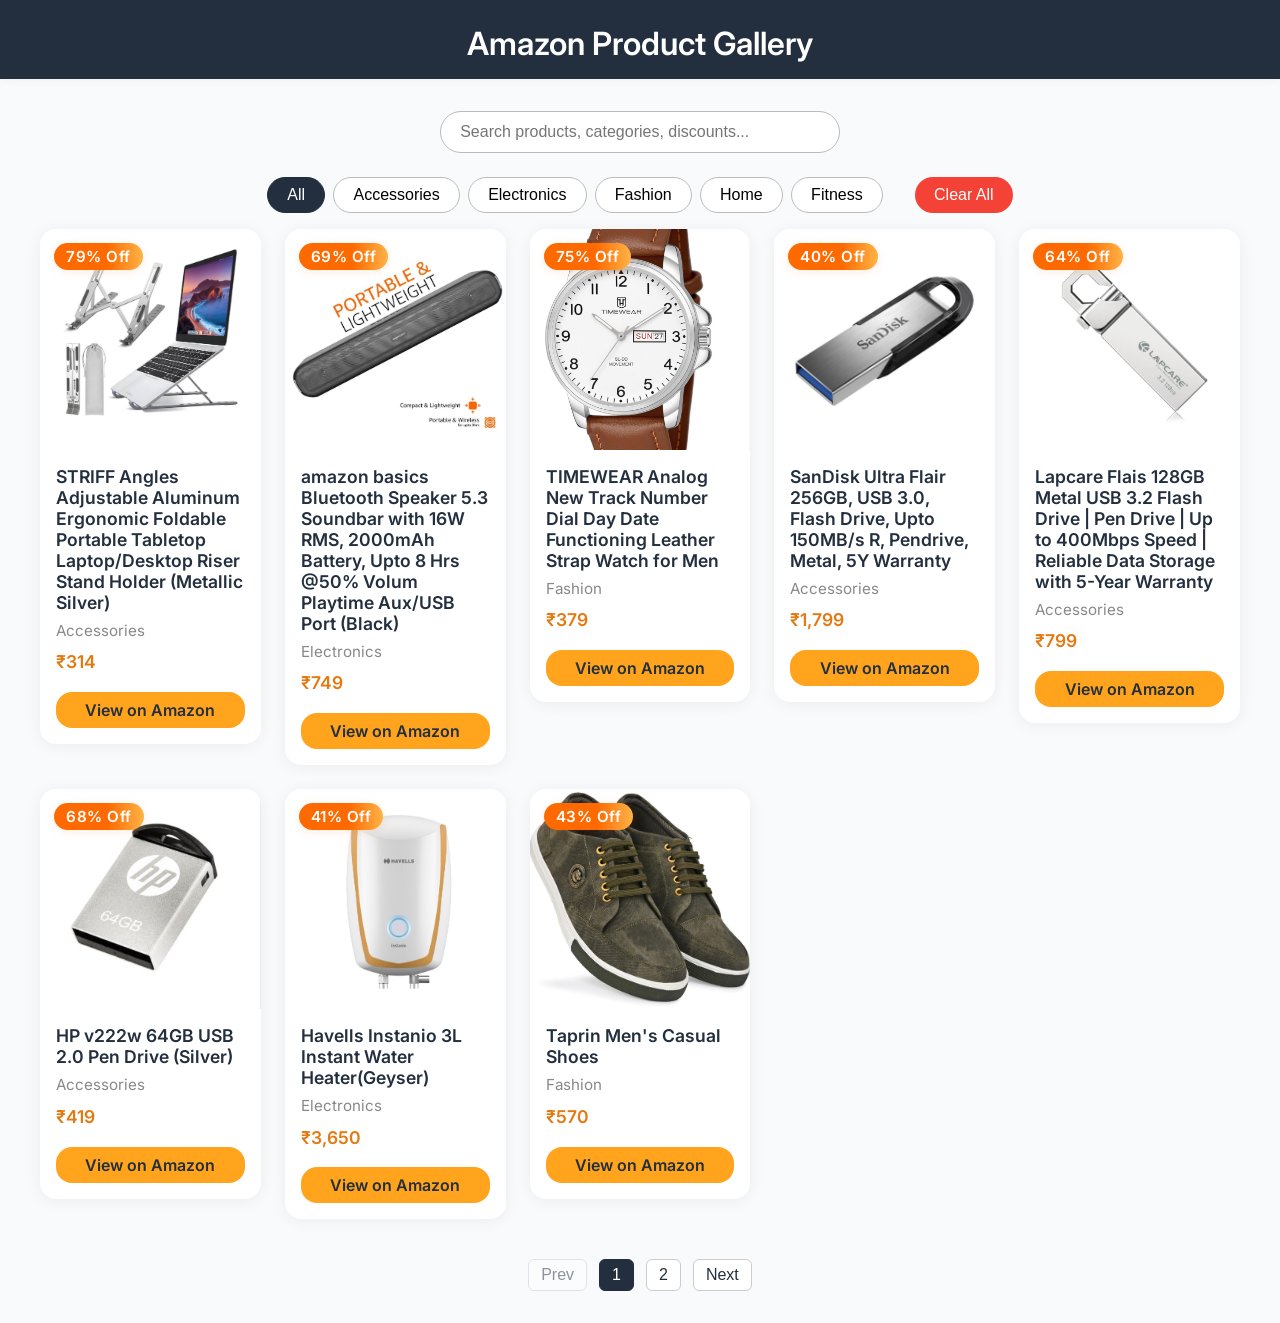
<file: 1index.html>
<!DOCTYPE html>
<html lang="en">
<head>
  <meta charset="UTF-8">
  <meta name="viewport" content="width=device-width, initial-scale=1">
  <title>Amazon Product Gallery</title>
  <link href="https://fonts.googleapis.com/css2?family=Inter:wght@400;600&display=swap" rel="stylesheet">
  <style>
    body {
      font-family: 'Inter', sans-serif;
      background: #f8fafc;
      margin: 0;
      padding: 0;
    }
    header {
      background: #232f3e;
      color: #fff;
      padding: 1.5rem 1rem 1rem 1rem;
      text-align: center;
      box-shadow: 0 2px 8px rgba(0,0,0,0.04);
    }
    header h1 {
      margin: 0;
      font-size: 2rem;
      font-weight: 600;
    }
    .search-bar-container {
      display: flex;
      justify-content: center;
      margin: 2rem 0 0.5rem 0;
    }
    .search-bar {
      width: 100%;
      max-width: 400px;
      padding: 0.7rem 1.2rem;
      font-size: 1rem;
      border-radius: 24px;
      border: 1px solid #bbb;
      outline: none;
      transition: border-color 0.2s;
      background: #fff;
      box-sizing: border-box;
    }
    .search-bar:focus {
      border-color: #232f3e;
    }
    .filters {
      display: flex;
      flex-wrap: wrap;
      gap: 0.5rem;
      justify-content: center;
      margin: 1.5rem 0 1rem 0;
    }
    .filters button {
      background: #fff;
      border: 1px solid #bbb;
      border-radius: 20px;
      padding: 0.5rem 1.2rem;
      font-size: 1rem;
      cursor: pointer;
      transition: background 0.2s, border 0.2s;
    }
    .filters button.active, .filters button:hover {
      background: #232f3e;
      color: #fff;
      border-color: #232f3e;
    }
    .filters #clearBtn {
      margin-left:1.5rem;
      background:#f44336;
      color:#fff;
      border:none;
    }
    .products {
      display: grid;
      grid-template-columns: repeat(auto-fit, minmax(220px, 1fr));
      gap: 1.5rem;
      padding: 0 1rem 2rem 1rem;
      max-width: 1200px;
      margin: auto;
      justify-items: center;
    }
    .card-link-wrapper {
      text-decoration: none;
      color: inherit;
      display: block;
      transition: box-shadow 0.2s;
      width: 100%;
      max-width: 340px;
    }
    .card-link-wrapper:focus .card,
    .card-link-wrapper:hover .card {
      box-shadow: 0 6px 24px rgba(35,47,62,0.16);
    }
    .card {
      width: 100%;
      min-height: 410px;
      display: flex;
      flex-direction: column;
      justify-content: flex-start;
      background: #fff;
      border-radius: 16px;
      box-shadow: 0 2px 16px rgba(0,0,0,0.06);
      overflow: hidden;
      position: relative;
      transition: box-shadow 0.2s;
    }
    .card-image-area {
      width: 100%;
      background: #f3f3f3;
      position: relative;
      min-height: 180px;
      display: flex;
      align-items: center;
      justify-content: center;
    }
    .card img {
      width: 100%;
      aspect-ratio: 1 / 1;
      object-fit: cover;
      display: block;
      min-height: 180px;
      background: #f3f3f3;
    }
    .discount-tag {
      position: absolute;
      top: 14px;
      left: 14px;
      background: linear-gradient(90deg, #ff6a00 60%, #ffb347 100%);
      color: #fff;
      font-weight: 600;
      font-size: 0.95rem;
      padding: 4px 12px;
      border-radius: 14px;
      box-shadow: 0 2px 8px rgba(255,106,0,0.12);
      z-index: 2;
      letter-spacing: 0.5px;
    }
    .card-body {
      padding: 1rem;
      flex: 1;
      display: flex;
      flex-direction: column;
      justify-content: space-between;
    }
    .card-title {
      font-size: 1.1rem;
      font-weight: 600;
      margin-bottom: 0.5rem;
      color: #232f3e;
      min-height: 40px;
      word-break: break-word;
    }
    .card-category {
      font-size: 0.95rem;
      color: #888;
      margin-bottom: 0.7rem;
    }
    .card-price {
      font-size: 1.1rem;
      font-weight: 600;
      color: #e47911;
      margin-bottom: 0.7rem;
    }
    .card-link-btn {
      display: inline-block;
      background: #ffa41c;
      color: #232f3e;
      font-weight: 600;
      border-radius: 16px;
      padding: 0.5rem 1rem;
      text-align: center;
      margin-top: 0.5rem;
      transition: background 0.2s, color 0.2s;
    }
    .card-link-btn:hover {
      background: #ff9900;
      color: #fff;
    }
    #pagination {
      text-align: center;
      margin: 0.5rem 0 2rem 0;
    }
    #pagination button {
      margin: 0 4px;
      padding: 6px 12px;
      border-radius: 6px;
      border: 1px solid #ccc;
      background: #fff;
      color: #232f3e;
      font-size: 1rem;
      cursor: pointer;
      transition: background 0.2s, color 0.2s;
    }
    #pagination button.active,
    #pagination button:hover:not(:disabled) {
      background: #232f3e;
      color: #fff;
      border-color: #232f3e;
    }
    #pagination button:disabled {
      opacity: 0.5;
      cursor: not-allowed;
    }
    @media (max-width: 600px) {
      .products {
        grid-template-columns: 1fr;
      }
      .card-link-wrapper, .card {
        max-width: 100%;
      }
      .card {
        min-height: 340px;
      }
      .card img, .card-image-area {
        min-height: 120px;
      }
    }
  </style>
</head>
<body>
  <header>
    <h1>Amazon Product Gallery</h1>
  </header>
  <div class="search-bar-container">
    <input
      type="text"
      id="searchBar"
      class="search-bar"
      placeholder="Search products, categories, discounts..."
      autocomplete="off"
    />
  </div>
  <div class="filters">
    <button class="active" data-category="all">All</button>
    <button data-category="accessories">Accessories</button>
    <button data-category="electronics">Electronics</button>
    <button data-category="fashion">Fashion</button>
    <button data-category="home">Home</button>
    <button data-category="fitness">Fitness</button>
    <button id="clearBtn">Clear All</button>
  </div>
  <div class="products" id="productGrid"></div>
  <div id="pagination"></div>
  <script>
    // Product data: category is now an array for multi-category support
        const products = [
      
      {
  title: "STRIFF Angles Adjustable Aluminum Ergonomic Foldable Portable Tabletop Laptop/Desktop Riser Stand Holder (Metallic Silver)",
  category: "accessories",
  price: "₹314",
  image: "/img/9.jpg",
  link: "https://amzn.to/3GALtJm",
  discount: "79% Off"
},
      {
  title: "amazon basics Bluetooth Speaker 5.3 Soundbar with 16W RMS, 2000mAh Battery, Upto 8 Hrs @50% Volum Playtime Aux/USB Port (Black)",
  category: "electronics",
  price: "₹749",
  image: "/img/8.jpg",
  link: "https://amzn.to/4lj9rIc",
  discount: "69% Off"
},
      {
  title: "TIMEWEAR Analog New Track Number Dial Day Date Functioning Leather Strap Watch for Men",
  category: "fashion",
  price: "₹379",
  image: "/img/7.jpg",
  link: "https://amzn.to/4kxSd90",
  discount: "75% Off"
},
     {
  title: "SanDisk Ultra Flair 256GB, USB 3.0, Flash Drive, Upto 150MB/s R, Pendrive, Metal, 5Y Warranty",
  category: "accessories",
  price: "₹1,799",
  image: "/img/6.jpg",
  link: "https://amzn.to/44moMlw",
  discount: "40% Off"
},
      {
  title: "Lapcare Flais 128GB Metal USB 3.2 Flash Drive | Pen Drive | Up to 400Mbps Speed | Reliable Data Storage with 5-Year Warranty",
  category: "accessories",
  price: "₹799",
  image: "/img/5.jpg",
  link: "https://amzn.to/4nBwijJ",
  discount: "64% Off"
},
      {
  title: "HP v222w 64GB USB 2.0 Pen Drive (Silver)",
  category: "accessories",
  price: "₹419",
  image: "/img/4.jpg",
  link: "https://amzn.to/4llqsSh",
  discount: "68% Off"
},
      {
  title: "Havells Instanio 3L Instant Water Heater(Geyser)",
  category: "electronics",
  price: "₹3,650",
  image: "/img/3.jpg",
  link: "https://amzn.to/3Tu3zzS",
  discount: "41% Off"
},
      {
  title: "Taprin Men's Casual Shoes",
  category: "fashion",
  price: "₹570",
  image: "/img/2.jpg",
  link: "https://amzn.to/3IjTpiF",
  discount: "43% Off"
},
      {
  title: "PTron Bassbuds Xtreme Truly Wireless in Ear Earbuds",
  category: "accessories",
  price: "₹799",
  image: "img/1.jpg",
  link: "https://amzn.to/4lGovj1",
  discount: "83% Off"
}

      // Add as many products as you want here, with or without 'discount'
    ];

    const productsPerPage = 8;
    let currentPage = 1;
    let currentCategory = 'all';
    let searchTerm = '';

    // --- URL Query Parameter Search System ---
    function getSearchFromQuery() {
      const params = new URLSearchParams(window.location.search);
      return params.get('search') || '';
    }

    // On page load, set search term from URL if present
    const initialSearch = getSearchFromQuery();
    if (initialSearch) {
      document.getElementById('searchBar').value = initialSearch;
      searchTerm = initialSearch;
    }

    function filterProducts() {
      let filtered = products;

      // Category filter
      if (currentCategory !== 'all') {
        filtered = filtered.filter(p =>
          Array.isArray(p.category)
            ? p.category.includes(currentCategory)
            : p.category === currentCategory
        );
      }

      // Search filter
      if (searchTerm.trim() !== '') {
        const term = searchTerm.toLowerCase();
        filtered = filtered.filter(p =>
          (p.title && p.title.toLowerCase().includes(term)) ||
          (Array.isArray(p.category)
            ? p.category.some(cat => cat.toLowerCase().includes(term))
            : (p.category && p.category.toLowerCase().includes(term))
          ) ||
          (p.discount && p.discount.toLowerCase().includes(term))
        );
      }

      return filtered;
    }

    function renderProducts(filter = currentCategory, page = 1, search = searchTerm) {
      currentCategory = filter;
      currentPage = page;
      searchTerm = search;
      const grid = document.getElementById('productGrid');
      grid.innerHTML = '';

      let filtered = filterProducts();

      if (filtered.length === 0) {
        grid.innerHTML = `<div style="grid-column:1/-1;text-align:center;color:#888;font-size:1.2rem;">No products found.</div>`;
        document.getElementById('pagination').innerHTML = '';
        return;
      }

      const totalPages = Math.ceil(filtered.length / productsPerPage);
      const start = (page - 1) * productsPerPage;
      const end = start + productsPerPage;
      const paginatedItems = filtered.slice(start, end);

      paginatedItems.forEach(p => {
        // Show all categories as comma-separated, capitalized
        const categories = Array.isArray(p.category)
          ? p.category.map(cat => cat.charAt(0).toUpperCase() + cat.slice(1)).join(', ')
          : (p.category.charAt(0).toUpperCase() + p.category.slice(1));

        grid.innerHTML += `
          <a class="card-link-wrapper" href="${p.link}" target="_blank" rel="noopener">
            <div class="card">
              <div class="card-image-area">
                <img src="${p.image}" alt="${p.title}"
                  onerror="this.onerror=null;this.src='https://via.placeholder.com/320x320?text=No+Image';">
                ${p.discount ? `<span class="discount-tag">${p.discount}</span>` : ''}
              </div>
              <div class="card-body">
                <div>
                  <div class="card-title">${p.title}</div>
                  <div class="card-category">${categories}</div>
                  <div class="card-price">${p.price}</div>
                </div>
                <span class="card-link-btn">View on Amazon</span>
              </div>
            </div>
          </a>
        `;
      });

      renderPagination(totalPages, page);
    }

    function renderPagination(totalPages, currentPage) {
      const pagination = document.getElementById('pagination');
      if (totalPages <= 1) {
        pagination.innerHTML = '';
        return;
      }
      let buttons = '';

      // Prev button
      buttons += `<button ${currentPage === 1 ? 'disabled' : ''} onclick="changePage(${currentPage - 1})">Prev</button> `;

      // Show up to 5 page numbers, with truncation if needed
      let startPage = Math.max(1, currentPage - 2);
      let endPage = Math.min(totalPages, startPage + 4);
      if (endPage - startPage < 4) startPage = Math.max(1, endPage - 4);

      for (let i = startPage; i <= endPage; i++) {
        buttons += `<button class="${i === currentPage ? 'active' : ''}" onclick="changePage(${i})">${i}</button> `;
      }

      // Next button
      buttons += `<button ${currentPage === totalPages ? 'disabled' : ''} onclick="changePage(${currentPage + 1})">Next</button>`;
      pagination.innerHTML = buttons;
    }

    // Expose changePage globally for inline onclick
    window.changePage = function(page) {
      if (page < 1) return;
      renderProducts(currentCategory, page, searchTerm);
    }

    // Filter buttons
    document.querySelectorAll('.filters button[data-category]').forEach(btn => {
      btn.addEventListener('click', function() {
        document.querySelectorAll('.filters button[data-category]').forEach(b => b.classList.remove('active'));
        this.classList.add('active');
        currentCategory = this.dataset.category;
        renderProducts(currentCategory, 1, searchTerm);
      });
    });

    // Clear button
    document.getElementById('clearBtn').addEventListener('click', function() {
      document.querySelectorAll('.filters button[data-category]').forEach(b => b.classList.remove('active'));
      document.querySelector('.filters button[data-category="all"]').classList.add('active');
      currentCategory = 'all';
      document.getElementById('searchBar').value = '';
      searchTerm = '';
      window.history.replaceState({}, '', '/');
      renderProducts('all', 1, '');
    });

    // Search bar event (live search + update URL)
    document.getElementById('searchBar').addEventListener('input', function(e) {
      searchTerm = e.target.value;
      if (searchTerm.trim() !== '') {
        window.history.replaceState({}, '', '/?search=' + encodeURIComponent(searchTerm.trim()));
      } else {
        window.history.replaceState({}, '', '/');
      }
      renderProducts(currentCategory, 1, searchTerm);
    });

    // Search bar event (on Enter: search and hide keyboard)
    document.getElementById('searchBar').addEventListener('keydown', function(e) {
      if (e.key === 'Enter') {
        e.preventDefault();
        searchTerm = e.target.value;
        if (searchTerm.trim() !== '') {
          window.history.replaceState({}, '', '/?search=' + encodeURIComponent(searchTerm.trim()));
        } else {
          window.history.replaceState({}, '', '/');
        }
        renderProducts(currentCategory, 1, searchTerm);
        e.target.blur(); // Hide keyboard on mobile
      }
    });

    // Initial render
    renderProducts(currentCategory, 1, searchTerm);

  </script>
</body>
</html>
</file>
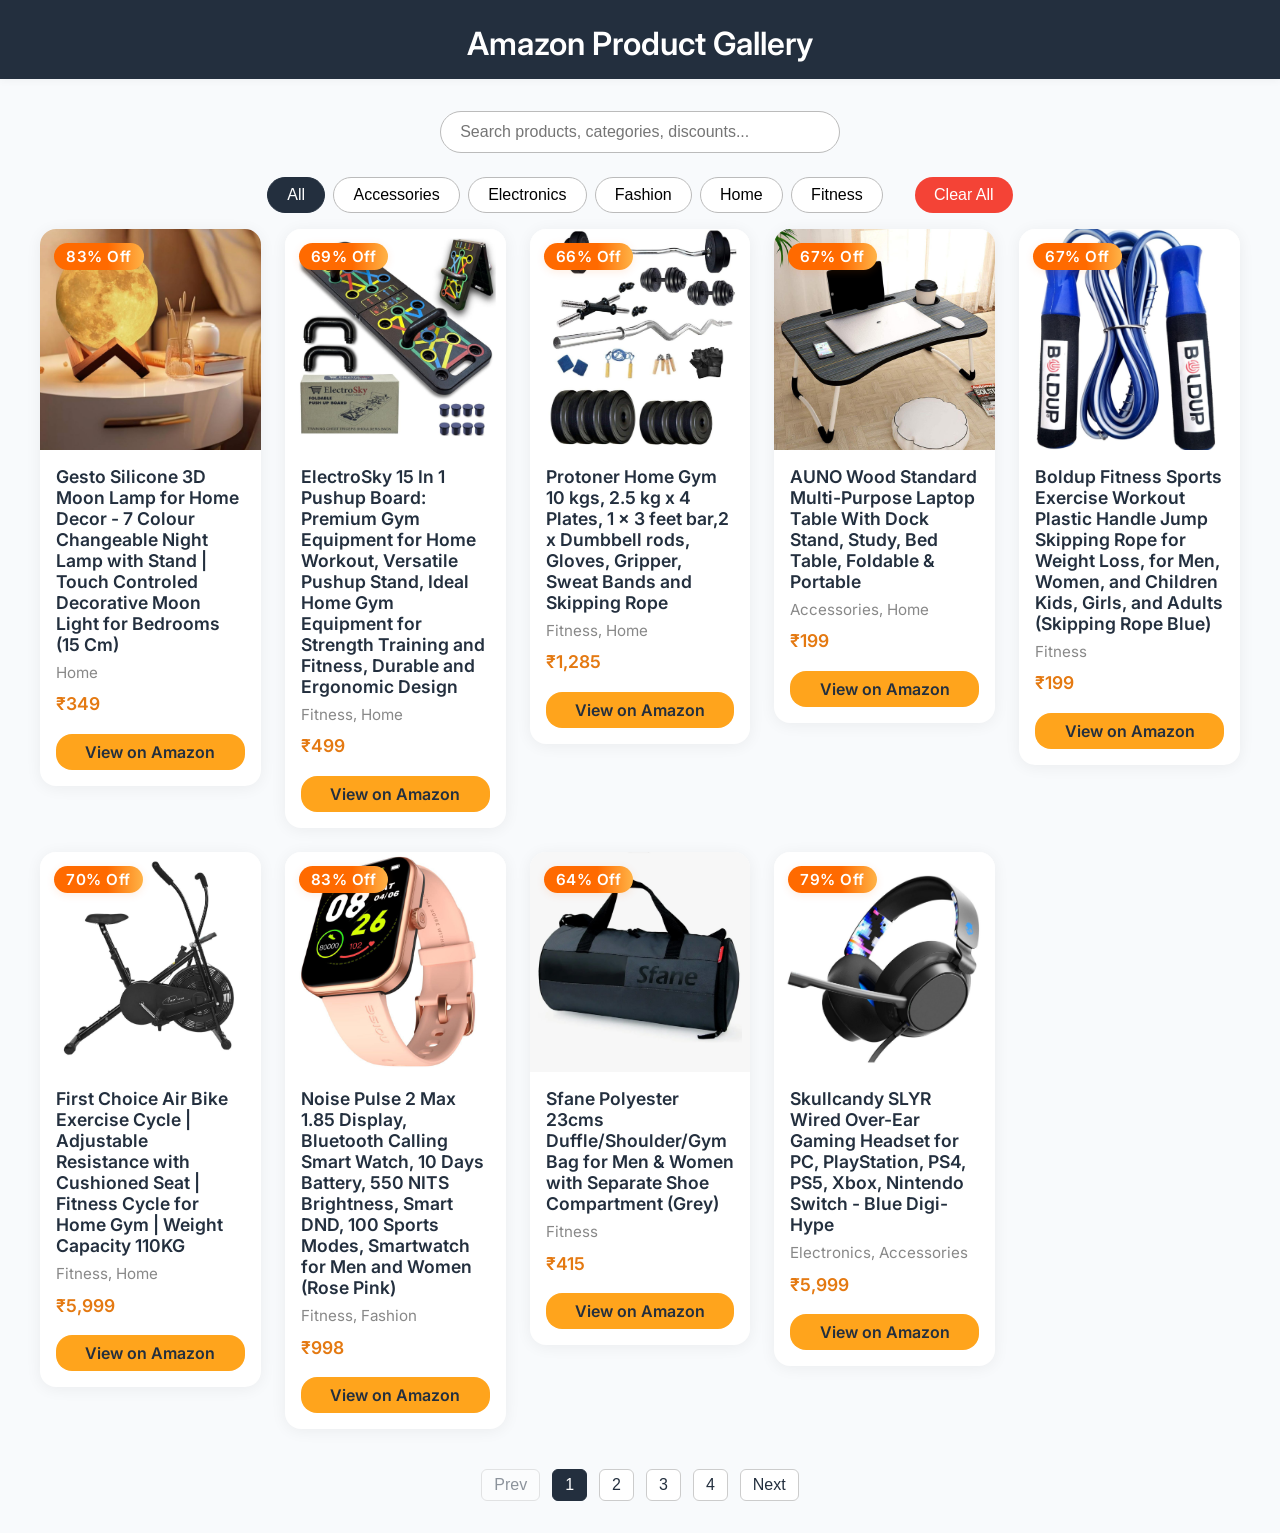
<file: indexcopy.html>
<!DOCTYPE html>
<html lang="en">
<head>
  <meta charset="UTF-8">
  <meta name="viewport" content="width=device-width, initial-scale=1">
  <title>Amazon Product Gallery</title>
  <link href="https://fonts.googleapis.com/css2?family=Inter:wght@400;600&display=swap" rel="stylesheet">
  <style>
    body {
      font-family: 'Inter', sans-serif;
      background: #f8fafc;
      margin: 0;
      padding: 0;
    }
    header {
      background: #232f3e;
      color: #fff;
      padding: 1.5rem 1rem 1rem 1rem;
      text-align: center;
      box-shadow: 0 2px 8px rgba(0,0,0,0.04);
    }
    header h1 {
      margin: 0;
      font-size: 2rem;
      font-weight: 600;
    }
    .search-bar-container {
      display: flex;
      justify-content: center;
      margin: 2rem 0 0.5rem 0;
    }
    .search-bar {
      width: 100%;
      max-width: 400px;
      padding: 0.7rem 1.2rem;
      font-size: 1rem;
      border-radius: 24px;
      border: 1px solid #bbb;
      outline: none;
      transition: border-color 0.2s;
      background: #fff;
      box-sizing: border-box;
    }
    .search-bar:focus {
      border-color: #232f3e;
    }
    .filters {
      display: flex;
      flex-wrap: wrap;
      gap: 0.5rem;
      justify-content: center;
      margin: 1.5rem 0 1rem 0;
    }
    .filters button {
      background: #fff;
      border: 1px solid #bbb;
      border-radius: 20px;
      padding: 0.5rem 1.2rem;
      font-size: 1rem;
      cursor: pointer;
      transition: background 0.2s, border 0.2s;
    }
    .filters button.active, .filters button:hover {
      background: #232f3e;
      color: #fff;
      border-color: #232f3e;
    }
    .filters #clearBtn {
      margin-left:1.5rem;
      background:#f44336;
      color:#fff;
      border:none;
    }
    .products {
      display: grid;
      grid-template-columns: repeat(auto-fit, minmax(220px, 1fr));
      gap: 1.5rem;
      padding: 0 1rem 2rem 1rem;
      max-width: 1200px;
      margin: auto;
      justify-items: center;
    }
    .card-link-wrapper {
      text-decoration: none;
      color: inherit;
      display: block;
      transition: box-shadow 0.2s;
      width: 100%;
      max-width: 340px;
    }
    .card-link-wrapper:focus .card,
    .card-link-wrapper:hover .card {
      box-shadow: 0 6px 24px rgba(35,47,62,0.16);
    }
    .card {
      width: 100%;
      min-height: 410px;
      display: flex;
      flex-direction: column;
      justify-content: flex-start;
      background: #fff;
      border-radius: 16px;
      box-shadow: 0 2px 16px rgba(0,0,0,0.06);
      overflow: hidden;
      position: relative;
      transition: box-shadow 0.2s;
    }
    .card-image-area {
      width: 100%;
      background: #f3f3f3;
      position: relative;
      min-height: 180px;
      display: flex;
      align-items: center;
      justify-content: center;
    }
    .card img {
      width: 100%;
      aspect-ratio: 1 / 1;
      object-fit: cover;
      display: block;
      min-height: 180px;
      background: #f3f3f3;
    }
    .discount-tag {
      position: absolute;
      top: 14px;
      left: 14px;
      background: linear-gradient(90deg, #ff6a00 60%, #ffb347 100%);
      color: #fff;
      font-weight: 600;
      font-size: 0.95rem;
      padding: 4px 12px;
      border-radius: 14px;
      box-shadow: 0 2px 8px rgba(255,106,0,0.12);
      z-index: 2;
      letter-spacing: 0.5px;
    }
    .card-body {
      padding: 1rem;
      flex: 1;
      display: flex;
      flex-direction: column;
      justify-content: space-between;
    }
    .card-title {
      font-size: 1.1rem;
      font-weight: 600;
      margin-bottom: 0.5rem;
      color: #232f3e;
      min-height: 40px;
      word-break: break-word;
    }
    .card-category {
      font-size: 0.95rem;
      color: #888;
      margin-bottom: 0.7rem;
    }
    .card-price {
      font-size: 1.1rem;
      font-weight: 600;
      color: #e47911;
      margin-bottom: 0.7rem;
    }
    .card-link-btn {
      display: inline-block;
      background: #ffa41c;
      color: #232f3e;
      font-weight: 600;
      border-radius: 16px;
      padding: 0.5rem 1rem;
      text-align: center;
      margin-top: 0.5rem;
      transition: background 0.2s, color 0.2s;
    }
    .card-link-btn:hover {
      background: #ff9900;
      color: #fff;
    }
    #pagination {
      text-align: center;
      margin: 0.5rem 0 2rem 0;
    }
    #pagination button {
      margin: 0 4px;
      padding: 6px 12px;
      border-radius: 6px;
      border: 1px solid #ccc;
      background: #fff;
      color: #232f3e;
      font-size: 1rem;
      cursor: pointer;
      transition: background 0.2s, color 0.2s;
    }
    #pagination button.active,
    #pagination button:hover:not(:disabled) {
      background: #232f3e;
      color: #fff;
      border-color: #232f3e;
    }
    #pagination button:disabled {
      opacity: 0.5;
      cursor: not-allowed;
    }
    @media (max-width: 600px) {
      .products {
        grid-template-columns: 1fr;
      }
      .card-link-wrapper, .card {
        max-width: 100%;
      }
      .card {
        min-height: 340px;
      }
      .card img, .card-image-area {
        min-height: 120px;
      }
    }
  </style>
</head>
<body>
  <header>
    <h1>Amazon Product Gallery</h1>
  </header>
  <div class="search-bar-container">
    <input
      type="text"
      id="searchBar"
      class="search-bar"
      placeholder="Search products, categories, discounts..."
      autocomplete="off"
    />
  </div>
  <div class="filters">
    <button class="active" data-category="all">All</button>
    <button data-category="accessories">Accessories</button>
    <button data-category="electronics">Electronics</button>
    <button data-category="fashion">Fashion</button>
    <button data-category="home">Home</button>
    <button data-category="fitness">Fitness</button>
    <button id="clearBtn">Clear All</button>
  </div>  <div class="products" id="productGrid"></div>
  <div id="pagination"></div>
  <script>
    // Product data: category is always an array of lowercase strings
    const products = [
      
      
      
      
      
      {
  title: "Gesto Silicone 3D Moon Lamp for Home Decor - 7 Colour Changeable Night Lamp with Stand | Touch Controled Decorative Moon Light for Bedrooms (15 Cm)",
  category: ["home"],
  price: "₹349",
  image: "/img/30.jpg",
  link: "https://amzn.to/468aW7s",
  discount: "83% Off"
},
      {
  title: "ElectroSky 15 In 1 Pushup Board: Premium Gym Equipment for Home Workout, Versatile Pushup Stand, Ideal Home Gym Equipment for Strength Training and Fitness, Durable and Ergonomic Design",
  category: ["fitness", "home"],
  price: "₹499",
  image: "/img/29.jpg",
  link: "https://amzn.to/4eRNnSS",
  discount: "69% Off"
},
      {
  title: "Protoner Home Gym 10 kgs, 2.5 kg x 4 Plates, 1 x 3 feet bar,2 x Dumbbell rods, Gloves, Gripper, Sweat Bands and Skipping Rope",
  category: ["fitness", "home"],
  price: "₹1,285",
  image: "/img/28.jpg",
  link: "https://amzn.to/4nIdSOm",
  discount: "66% Off"
},
      {
  title: "AUNO Wood Standard Multi-Purpose Laptop Table With Dock Stand, Study, Bed Table, Foldable & Portable",
  category: ["accessories", "home"],
  price: "₹199",
  image: "/img/27.jpg",
  link: "https://amzn.to/4kxbzuH",
  discount: "67% Off"
},
{
  title: "Boldup Fitness Sports Exercise Workout Plastic Handle Jump Skipping Rope for Weight Loss, for Men, Women, and Children Kids, Girls, and Adults (Skipping Rope Blue)",
  category: ["fitness"],
  price: "₹199",
  image: "/img/26.jpg",
  link: "https://amzn.to/40IjhLy",
  discount: "67% Off"
},
      {
  title: "First Choice Air Bike Exercise Cycle | Adjustable Resistance with Cushioned Seat | Fitness Cycle for Home Gym | Weight Capacity 110KG",
  category: ["fitness", "home"],
  price: "₹5,999",
  image: "/img/25.jpg",
  link: "https://amzn.to/4kFrJCy",
  discount: "70% Off"
},
      {
  title: "Noise Pulse 2 Max 1.85 Display, Bluetooth Calling Smart Watch, 10 Days Battery, 550 NITS Brightness, Smart DND, 100 Sports Modes, Smartwatch for Men and Women (Rose Pink)",
  category: ["fitness", "fashion"],
  price: "₹998",
  image: "/img/24.jpg",
  link: "https://amzn.to/46BaAGE",
  discount: "83% Off"
},
      {
  title: "Sfane Polyester 23cms Duffle/Shoulder/Gym Bag for Men & Women with Separate Shoe Compartment (Grey)",
  category: ["fitness"],
  price: "₹415",
  image: "/img/23.jpg",
  link: "https://amzn.to/40bUBef",
  discount: "64% Off"
},
      {
  title: "Skullcandy SLYR Wired Over-Ear Gaming Headset for PC, PlayStation, PS4, PS5, Xbox, Nintendo Switch - Blue Digi-Hype",
  category: ["electronics", "accessories"],
  price: "₹5,999",
  image: "/img/22.jpg",
  link: "https://amzn.to/466JJSL",
  discount: "79% Off"
},
      {
  title: "boAt Wave Sigma 3 Turn-by-Turn Navigation, 2.01, HD Display, Bluetooth Calling, Crest+ OS, QR Tray, Watch Face Studio",
  category: ["fitness", "fashion"],
  price: "₹1,049",
  image: "/img/21.jpg",
  link: "https://amzn.to/4lO4R4u",
  discount: "88% Off"
},
      {
  title: "CELLBELL Desire Ergonomic Office Chair, Study, Revolving, Computer, Metal Base Seat Height Adjustable Chair (Red)",
  category: ["home"],
  price: "₹2,698",
  image: "/img/20.jpg",
  link: "https://amzn.to/3GGFpPB",
  discount: "73% Off"
},
      {
  title: "HAMMER Screen TWS, ANC (32dB), Smart Touch Display True Wireless Buds, Type-C Fast Charging, Bv5.4, Find My Earbuds, 4 Mics ENC",
  category: ["accessories"],
  price: "₹1,399",
  image: "/img/19.jpg",
  link: "https://amzn.to/44pcxEK",
  discount: "84% Off"
},
      {
  title: "REDUX Analog Boy's & Men's Watch (Blue Dial Blue Colored Strap)",
  category: ["fashion"],
  price: "₹388",
  image: "/img/18.jpg",
  link: "https://amzn.to/3IEDbAQ",
  discount: "82% Off"
},
      {
  title: "COOLCOLD Wireless Gaming Mouse, Rechargeable with Type C OTG Dongle, 2.4Ghz RGB Lights, Upto 2400 DPI 6 Button",
  category: ["electronics", "accessories"],
  price: "₹629",
  image: "/img/17.jpg",
  link: "https://amzn.to/40NIq7u",
  discount: "58% Off"
},
      {
  title: "Philips Audio TWS TAT3225 True Wireless Earbuds with 24 Hr Playtime (6+18), IPX4, Bluetooth 5.2, 13 mm Drivers",
  category: ["accessories"],
  price: "₹899",
  image: "/img/16.jpg",
  link: "https://amzn.to/46FlbQS",
  discount: "89% Off"
},
     {
  title: "Vintage Clock Iron Gold Large Analog Wall Clock/One Year Warranty / 90630-30, 75 Centimeters, 3.81 CM",
  category: ["home"],
  price: "₹3,795",
  image: "/img/15.jpg",
  link: "https://amzn.to/4nyVlE9",
  discount: "79% Off"
},
     {
  title: "JBL Wave Buds 2 Ear Buds Wireless Bluetooth V5.3, Active Noise Cancellation EarBuds, Multi Connect, Speed Charge, 40H Playback, Fast Pair, 4 Mics, IP54 (Black)",
  category: ["accessories"],
  price: "₹2,999",
  image: "/img/14.jpg",
  link: "https://amzn.to/44nq6o4",
  discount: "57% Off"
},
     {
  title: "IZI Smart Pro with a 1.92 Retina Display, Bluetooth Calling, Always-On Display, AI Voice Assistant, Activity Tracker, ECG, SpO2, BP Monitoring, 5-Day Battery Life",
  category: ["fitness" , "fashion"],
  price: "₹2,080",
  image: "/img/13.jpg",
  link: "https://amzn.to/4lOgBUV",
  discount: "77% Off"
}, 
    {
  title: "OLICOM Smart Watch for Kids Men Boys 10-12 Years Old, Women Girls ID116 Bluetooth Smartwatch Wireless Fitness Band",
  category: ["fitness" , "fashion"],
  price: "₹429",
  image: "/img/12.jpg",
  link: "https://amzn.to/461fyw6",
  discount: "77% Off"
},
    {
  title: "Noise Quad Call 1.81 Display, Bluetooth Smart Watch, AI Voice Assistance, 160+Hrs Battery Life, Metallic Build",
  category: ["fitness" , "fashion"],
  price: "₹1,199",
  image: "/img/11.jpg",
  link: "https://amzn.to/4lui8zq",
  discount: "80% Off"
},
    {
  title: "Boat Airdopes 141, Low Latency, ENx Tech, 42HRS Battery, Fast Charge, IPX4, v5.1",
  category: ["accessories"],
  price: "₹999",
  image: "/img/10.jpg",
  link: "https://amzn.to/44vCW3T",
  discount: "78% Off"
},
    {
      title: "STRIFF Angles Adjustable Aluminum Ergonomic Foldable Portable Tabletop Laptop/Desktop Riser Stand Holder (Metallic Silver)",
      category: ["accessories"] ,
      price: "₹314",
      image: "/img/9.jpg",
      link: "https://amzn.to/3GALtJm",
      discount: "79% Off"
    },
    {
      title: "amazon basics Bluetooth Speaker 5.3 Soundbar with 16W RMS, 2000mAh Battery, Upto 8 Hrs @50% Volume Playtime Aux/USB Port (Black)",
      category: ["electronics"] ,
      price: "₹749",
      image: "/img/8.jpg",
      link: "https://amzn.to/4lj9rIc",
      discount: "69% Off"
    },
    {
      title: "TIMEWEAR Analog New Track Number Dial Day Date Functioning Leather Strap Watch for Men",
      category: ["fashion"] ,
      price: "₹379",
      image: "/img/7.jpg",
      link: "https://amzn.to/4kxSd90",
      discount: "75% Off"
    },
    {
      title: "SanDisk Ultra Flair 256GB, USB 3.0, Flash Drive, Upto 150MB/s R, Pendrive, Metal, 5Y Warranty",
      category: ["accessories"] ,
      price: "₹1,799",
      image: "/img/6.jpg",
      link: "https://amzn.to/44moMlw",
      discount: "40% Off"
    },
    {
      title: "Lapcare Flais 128GB Metal USB 3.2 Flash Drive | Pen Drive | Up to 400Mbps Speed | Reliable Data Storage with 5-Year Warranty",
      category: ["accessories"] ,
      price: "₹799",
      image: "/img/5.jpg",
      link: "https://amzn.to/4nBwijJ",
      discount: "64% Off"
    },
    {
      title: "HP v222w 64GB USB 2.0 Pen Drive (Silver)",
      category: ["accessories"] ,
      price: "₹419",
      image: "/img/4.jpg",
      link: "https://amzn.to/4llqsSh",
      discount: "68% Off"
    },
    {
      title: "Havells Instanio 3L Instant Water Heater(Geyser)",
      category: ["electronics", "home"],
      price: "₹3,650",
      image: "/img/3.jpg",
      link: "https://amzn.to/3Tu3zzS",
      discount: "41% Off"
    },
    {
      title: "Taprin Men's Casual Shoes",
      category: ["fashion"] ,
      price: "₹570",
      image: "/img/2.jpg",
      link: "https://amzn.to/3IjTpiF",
      discount: "43% Off"
    },
    {
  title: "Elista Wired USB Keyboard | 104 Keys| with Stylish Mobile Holder",
  category: ["electronics", "accessories"],
  price: "₹369",
  image: "/img/1.jpg",
  link: "https://amzn.to/4kBZqES",
  discount: "54% Off"
}
    // Add more products as needed
    ];

    const productsPerPage = 9;
    let currentPage = 1;
    let currentCategory = 'all';
    let searchTerm = '';

    function getSearchFromQuery() {
      const params = new URLSearchParams(window.location.search);
      return params.get('search') || '';
    }
    function getPageFromQuery() {
      const params = new URLSearchParams(window.location.search);
      return parseInt(params.get('page')) || 1;
    }

    // On page load, set search term and page from URL if present
    const initialSearch = getSearchFromQuery();
    const initialPage = getPageFromQuery();
    if (initialSearch) {
      document.getElementById('searchBar').value = initialSearch;
      searchTerm = initialSearch;
    }
    currentPage = initialPage;

    function filterProducts() {
      let filtered = products;

      // Category filter
      if (currentCategory !== 'all') {
        filtered = filtered.filter(p =>
          Array.isArray(p.category)
            ? p.category.includes(currentCategory)
            : (typeof p.category === "string" && p.category.toLowerCase() === currentCategory)
        );
      }

      // Search filter (multi-word, all words must match)
      if (searchTerm.trim() !== '') {
        const words = searchTerm.toLowerCase().split(/\s+/).filter(Boolean);
        filtered = filtered.filter(p => {
          let searchable = [
            p.title || '',
            Array.isArray(p.category) ? p.category.join(' ') : (p.category || ''),
            p.discount || ''
          ].join(' ').toLowerCase();
          return words.every(word => searchable.includes(word));
        });
      }

      return filtered;
    }

    function updateURL(page, searchTerm) {
      let params = [];
      if (searchTerm && searchTerm.trim() !== '') {
        params.push('search=' + encodeURIComponent(searchTerm.trim()));
      }
      if (page > 1) {
        params.unshift('page=' + page); // page first, then search
      }
      const query = params.length ? '?' + params.join('&') : '';
      window.history.replaceState({}, '', '/' + query);
    }

    function renderProducts(filter = currentCategory, page = 1, search = searchTerm) {
      currentCategory = filter;
      currentPage = page;
      searchTerm = search;
      const grid = document.getElementById('productGrid');
      grid.innerHTML = '';

      let filtered = filterProducts();

      if (filtered.length === 0) {
        grid.innerHTML = `<div style="grid-column:1/-1;text-align:center;color:#888;font-size:1.2rem;">No products found.</div>`;
        document.getElementById('pagination').innerHTML = '';
        return;
      }

      const totalPages = Math.ceil(filtered.length / productsPerPage);
      const start = (page - 1) * productsPerPage;
      const end = start + productsPerPage;
      const paginatedItems = filtered.slice(start, end);

      paginatedItems.forEach(p => {
        // Show all categories as comma-separated, capitalized
        const categories = Array.isArray(p.category)
          ? p.category.map(cat => cat.charAt(0).toUpperCase() + cat.slice(1)).join(', ')
          : (p.category.charAt(0).toUpperCase() + p.category.slice(1));

        grid.innerHTML += `
          <a class="card-link-wrapper" href="${p.link}" target="_blank" rel="noopener">
            <div class="card">
              <div class="card-image-area">
                <img src="${p.image}" alt="${p.title}"
                  onerror="this.onerror=null;this.src='https://via.placeholder.com/320x320?text=No+Image';">
                ${p.discount ? `<span class="discount-tag">${p.discount}</span>` : ''}
              </div>
              <div class="card-body">
                <div>
                  <div class="card-title">${p.title}</div>
                  <div class="card-category">${categories}</div>
                  <div class="card-price">${p.price}</div>
                </div>
                <span class="card-link-btn">View on Amazon</span>
              </div>
            </div>
          </a>
        `;
      });

      renderPagination(totalPages, page);
    }

    function renderPagination(totalPages, currentPage) {
      const pagination = document.getElementById('pagination');
      if (totalPages <= 1) {
        pagination.innerHTML = '';
        return;
      }
      let buttons = '';

      // Prev button
      buttons += `<button ${currentPage === 1 ? 'disabled' : ''} onclick="changePage(${currentPage - 1})">Prev</button> `;

      // Show up to 5 page numbers, with truncation if needed
      let startPage = Math.max(1, currentPage - 2);
      let endPage = Math.min(totalPages, startPage + 4);
      if (endPage - startPage < 4) startPage = Math.max(1, endPage - 4);

      for (let i = startPage; i <= endPage; i++) {
        buttons += `<button class="${i === currentPage ? 'active' : ''}" onclick="changePage(${i})">${i}</button> `;
      }

      // Next button
      buttons += `<button ${currentPage === totalPages ? 'disabled' : ''} onclick="changePage(${currentPage + 1})">Next</button>`;
      pagination.innerHTML = buttons;
    }

    // Expose changePage globally for inline onclick
    window.changePage = function(page) {
      if (page < 1) return;
      currentPage = page;
      updateURL(currentPage, searchTerm);
      renderProducts(currentCategory, currentPage, searchTerm);
    }

    // Filter buttons
    document.querySelectorAll('.filters button[data-category]').forEach(btn => {
      btn.addEventListener('click', function() {
        document.querySelectorAll('.filters button[data-category]').forEach(b => b.classList.remove('active'));
        this.classList.add('active');
        currentCategory = this.dataset.category;
        currentPage = 1;
        updateURL(currentPage, searchTerm);
        renderProducts(currentCategory, 1, searchTerm);
      });
    });

    // Clear button
    document.getElementById('clearBtn').addEventListener('click', function() {
      document.querySelectorAll('.filters button[data-category]').forEach(b => b.classList.remove('active'));
      document.querySelector('.filters button[data-category="all"]').classList.add('active');
      currentCategory = 'all';
      document.getElementById('searchBar').value = '';
      searchTerm = '';
      currentPage = 1;
      updateURL(currentPage, searchTerm);
      renderProducts('all', 1, '');
    });

    // Search bar event (live search + update URL)
    document.getElementById('searchBar').addEventListener('input', function(e) {
      searchTerm = e.target.value;
      currentPage = 1;
      updateURL(currentPage, searchTerm);
      renderProducts(currentCategory, 1, searchTerm);
    });

    // Search bar event (on Enter: search and hide keyboard)
    document.getElementById('searchBar').addEventListener('keydown', function(e) {
      if (e.key === 'Enter') {
        e.preventDefault();
        searchTerm = e.target.value;
        currentPage = 1;
        updateURL(currentPage, searchTerm);
        renderProducts(currentCategory, 1, searchTerm);
        e.target.blur(); // Hide keyboard on mobile
      }
    });

    // Initial render
    renderProducts(currentCategory, currentPage, searchTerm);

window.changePage = function(page) {
  if (page < 1) return;
  currentPage = page;
  updateURL(currentPage, searchTerm);
  renderProducts(currentCategory, currentPage, searchTerm);
  window.scrollTo({ top: 0, behavior: 'smooth' }); // This scrolls to the top smoothly
}



  </script>
</body>
</html>
</file>
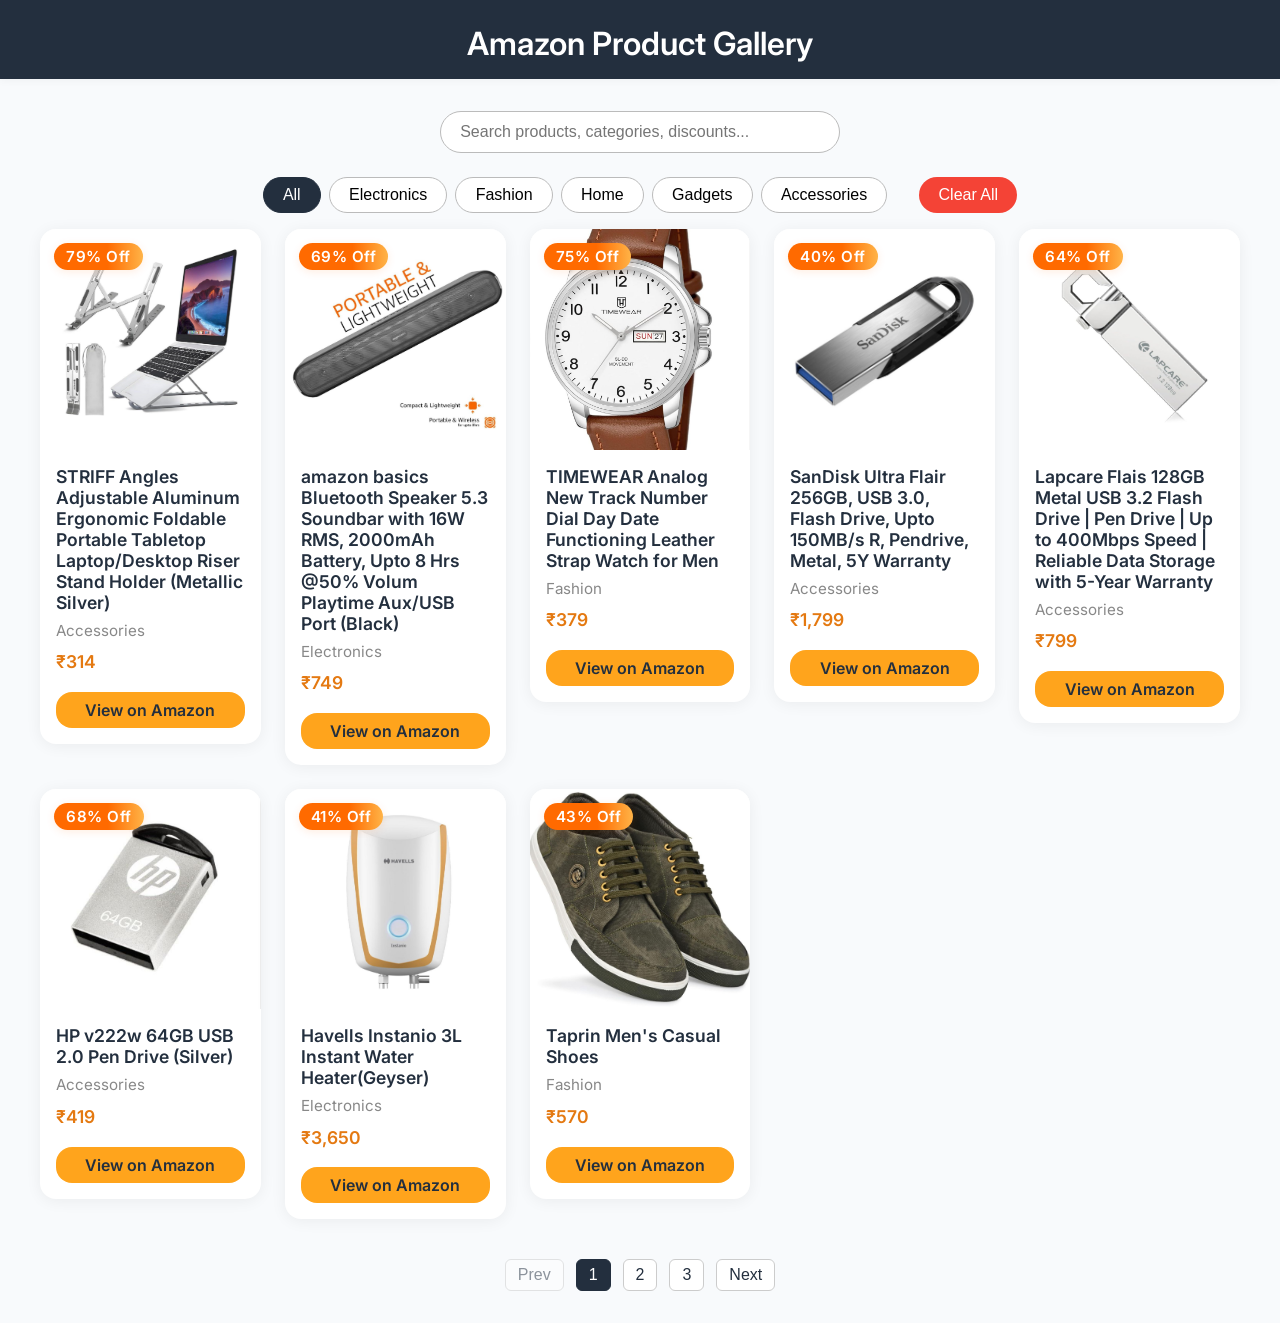
<file: V2.html>
<!DOCTYPE html>
<html lang="en">
<head>
  <meta charset="UTF-8">
  <meta name="viewport" content="width=device-width, initial-scale=1">
  <title>Amazon Product Gallery</title>
  <link href="https://fonts.googleapis.com/css2?family=Inter:wght@400;600&display=swap" rel="stylesheet">
  <style>
    body {
      font-family: 'Inter', sans-serif;
      background: #f8fafc;
      margin: 0;
      padding: 0;
    }
    header {
      background: #232f3e;
      color: #fff;
      padding: 1.5rem 1rem 1rem 1rem;
      text-align: center;
      box-shadow: 0 2px 8px rgba(0,0,0,0.04);
    }
    header h1 {
      margin: 0;
      font-size: 2rem;
      font-weight: 600;
    }
    .search-bar-container {
      display: flex;
      justify-content: center;
      margin: 2rem 0 0.5rem 0;
    }
    .search-bar {
      width: 100%;
      max-width: 400px;
      padding: 0.7rem 1.2rem;
      font-size: 1rem;
      border-radius: 24px;
      border: 1px solid #bbb;
      outline: none;
      transition: border-color 0.2s;
      background: #fff;
      box-sizing: border-box;
    }
    .search-bar:focus {
      border-color: #232f3e;
    }
    .filters {
      display: flex;
      flex-wrap: wrap;
      gap: 0.5rem;
      justify-content: center;
      margin: 1.5rem 0 1rem 0;
    }
    .filters button {
      background: #fff;
      border: 1px solid #bbb;
      border-radius: 20px;
      padding: 0.5rem 1.2rem;
      font-size: 1rem;
      cursor: pointer;
      transition: background 0.2s, border 0.2s;
    }
    .filters button.active, .filters button:hover {
      background: #232f3e;
      color: #fff;
      border-color: #232f3e;
    }
    .filters #clearBtn {
      margin-left:1.5rem;
      background:#f44336;
      color:#fff;
      border:none;
    }
    .products {
      display: grid;
      grid-template-columns: repeat(auto-fit, minmax(220px, 1fr));
      gap: 1.5rem;
      padding: 0 1rem 2rem 1rem;
      max-width: 1200px;
      margin: auto;
      justify-items: center;
    }
    .card-link-wrapper {
      text-decoration: none;
      color: inherit;
      display: block;
      transition: box-shadow 0.2s;
      width: 100%;
      max-width: 340px;
    }
    .card-link-wrapper:focus .card,
    .card-link-wrapper:hover .card {
      box-shadow: 0 6px 24px rgba(35,47,62,0.16);
    }
    .card {
      width: 100%;
      min-height: 410px;
      display: flex;
      flex-direction: column;
      justify-content: flex-start;
      background: #fff;
      border-radius: 16px;
      box-shadow: 0 2px 16px rgba(0,0,0,0.06);
      overflow: hidden;
      position: relative;
      transition: box-shadow 0.2s;
    }
    .card-image-area {
      width: 100%;
      background: #f3f3f3;
      position: relative;
      min-height: 180px;
      display: flex;
      align-items: center;
      justify-content: center;
    }
    .card img {
      width: 100%;
      aspect-ratio: 1 / 1;
      object-fit: cover;
      display: block;
      min-height: 180px;
      background: #f3f3f3;
    }
    .discount-tag {
      position: absolute;
      top: 14px;
      left: 14px;
      background: linear-gradient(90deg, #ff6a00 60%, #ffb347 100%);
      color: #fff;
      font-weight: 600;
      font-size: 0.95rem;
      padding: 4px 12px;
      border-radius: 14px;
      box-shadow: 0 2px 8px rgba(255,106,0,0.12);
      z-index: 2;
      letter-spacing: 0.5px;
    }
    .card-body {
      padding: 1rem;
      flex: 1;
      display: flex;
      flex-direction: column;
      justify-content: space-between;
    }
    .card-title {
      font-size: 1.1rem;
      font-weight: 600;
      margin-bottom: 0.5rem;
      color: #232f3e;
      min-height: 40px;
      word-break: break-word;
    }
    .card-category {
      font-size: 0.95rem;
      color: #888;
      margin-bottom: 0.7rem;
    }
    .card-price {
      font-size: 1.1rem;
      font-weight: 600;
      color: #e47911;
      margin-bottom: 0.7rem;
    }
    .card-link-btn {
      display: inline-block;
      background: #ffa41c;
      color: #232f3e;
      font-weight: 600;
      border-radius: 16px;
      padding: 0.5rem 1rem;
      text-align: center;
      margin-top: 0.5rem;
      transition: background 0.2s, color 0.2s;
    }
    .card-link-btn:hover {
      background: #ff9900;
      color: #fff;
    }
    #pagination {
      text-align: center;
      margin: 0.5rem 0 2rem 0;
    }
    #pagination button {
      margin: 0 4px;
      padding: 6px 12px;
      border-radius: 6px;
      border: 1px solid #ccc;
      background: #fff;
      color: #232f3e;
      font-size: 1rem;
      cursor: pointer;
      transition: background 0.2s, color 0.2s;
    }
    #pagination button.active,
    #pagination button:hover:not(:disabled) {
      background: #232f3e;
      color: #fff;
      border-color: #232f3e;
    }
    #pagination button:disabled {
      opacity: 0.5;
      cursor: not-allowed;
    }
    @media (max-width: 600px) {
      .products {
        grid-template-columns: 1fr;
      }
      .card-link-wrapper, .card {
        max-width: 100%;
      }
      .card {
        min-height: 340px;
      }
      .card img, .card-image-area {
        min-height: 120px;
      }
    }
  </style>
</head>
<body>
  <header>
    <h1>Amazon Product Gallery</h1>
  </header>
  <div class="search-bar-container">
    <input
      type="text"
      id="searchBar"
      class="search-bar"
      placeholder="Search products, categories, discounts..."
      autocomplete="off"
    />
  </div>
  <div class="filters">
    <button class="active" data-category="all">All</button>
    <button data-category="electronics">Electronics</button>
    <button data-category="fashion">Fashion</button>
    <button data-category="home">Home</button>
    <button data-category="gadgets">Gadgets</button>
    <button data-category="accessories">Accessories</button>
    <button id="clearBtn">Clear All</button>
  </div>
  <div class="products" id="productGrid"></div>
  <div id="pagination"></div>
  <script>
    // Product data: category is always an array of lowercase strings
    const products = [
            {
        title: "STRIFF Angles Adjustable Aluminum Ergonomic Foldable Portable Tabletop Laptop/Desktop Riser Stand Holder (Metallic Silver)",
        category: "accessories",
        price: "₹314",
        image: "/img/9.jpg",
        link: "https://amzn.to/3GALtJm",
        discount: "79% Off"
      },
      {
        title: "amazon basics Bluetooth Speaker 5.3 Soundbar with 16W RMS, 2000mAh Battery, Upto 8 Hrs @50% Volum Playtime Aux/USB Port (Black)",
        category: "electronics",
        price: "₹749",
        image: "/img/8.jpg",
        link: "https://amzn.to/4lj9rIc",
        discount: "69% Off"
      },
      {
        title: "TIMEWEAR Analog New Track Number Dial Day Date Functioning Leather Strap Watch for Men",
        category: "fashion",
        price: "₹379",
        image: "/img/7.jpg",
        link: "https://amzn.to/4kxSd90",
        discount: "75% Off"
      },
      {
        title: "SanDisk Ultra Flair 256GB, USB 3.0, Flash Drive, Upto 150MB/s R, Pendrive, Metal, 5Y Warranty",
        category: "accessories",
        price: "₹1,799",
        image: "/img/6.jpg",
        link: "https://amzn.to/44moMlw",
        discount: "40% Off"
      },
      {
        title: "Lapcare Flais 128GB Metal USB 3.2 Flash Drive | Pen Drive | Up to 400Mbps Speed | Reliable Data Storage with 5-Year Warranty",
        category: "accessories",
        price: "₹799",
        image: "/img/5.jpg",
        link: "https://amzn.to/4nBwijJ",
        discount: "64% Off"
      },
      {
        title: "HP v222w 64GB USB 2.0 Pen Drive (Silver)",
        category: "accessories",
        price: "₹419",
        image: "/img/4.jpg",
        link: "https://amzn.to/4llqsSh",
        discount: "68% Off"
      },
      {
        title: "Havells Instanio 3L Instant Water Heater(Geyser)",
        category: "electronics",
        price: "₹3,650",
        image: "/img/3.jpg",
        link: "https://amzn.to/3Tu3zzS",
        discount: "41% Off"
      },
      {
        title: "Taprin Men's Casual Shoes",
        category: "fashion",
        price: "₹570",
        image: "/img/2.jpg",
        link: "https://amzn.to/3IjTpiF",
        discount: "43% Off"
      },
      {
        title: "PTron Bassbuds Xtreme Truly Wireless in Ear Earbuds",
        category: "accessories",
        price: "₹799",
        image: "img/1.jpg",
        link: "https://amzn.to/4lGovj1",
        discount: "83% Off"
      }, 
            {
        title: "STRIFF Angles Adjustable Aluminum Ergonomic Foldable Portable Tabletop Laptop/Desktop Riser Stand Holder (Metallic Silver)",
        category: "accessories",
        price: "₹314",
        image: "/img/9.jpg",
        link: "https://amzn.to/3GALtJm",
        discount: "79% Off"
      },
      {
        title: "amazon basics Bluetooth Speaker 5.3 Soundbar with 16W RMS, 2000mAh Battery, Upto 8 Hrs @50% Volum Playtime Aux/USB Port (Black)",
        category: "electronics",
        price: "₹749",
        image: "/img/8.jpg",
        link: "https://amzn.to/4lj9rIc",
        discount: "69% Off"
      },
      {
        title: "TIMEWEAR Analog New Track Number Dial Day Date Functioning Leather Strap Watch for Men",
        category: "fashion",
        price: "₹379",
        image: "/img/7.jpg",
        link: "https://amzn.to/4kxSd90",
        discount: "75% Off"
      },
      {
        title: "SanDisk Ultra Flair 256GB, USB 3.0, Flash Drive, Upto 150MB/s R, Pendrive, Metal, 5Y Warranty",
        category: "accessories",
        price: "₹1,799",
        image: "/img/6.jpg",
        link: "https://amzn.to/44moMlw",
        discount: "40% Off"
      },
      {
        title: "Lapcare Flais 128GB Metal USB 3.2 Flash Drive | Pen Drive | Up to 400Mbps Speed | Reliable Data Storage with 5-Year Warranty",
        category: "accessories",
        price: "₹799",
        image: "/img/5.jpg",
        link: "https://amzn.to/4nBwijJ",
        discount: "64% Off"
      },
      {
        title: "HP v222w 64GB USB 2.0 Pen Drive (Silver)",
        category: "accessories",
        price: "₹419",
        image: "/img/4.jpg",
        link: "https://amzn.to/4llqsSh",
        discount: "68% Off"
      },
      {
        title: "Havells Instanio 3L Instant Water Heater(Geyser)",
        category: "electronics",
        price: "₹3,650",
        image: "/img/3.jpg",
        link: "https://amzn.to/3Tu3zzS",
        discount: "41% Off"
      },
      {
        title: "Taprin Men's Casual Shoes",
        category: "fashion",
        price: "₹570",
        image: "/img/2.jpg",
        link: "https://amzn.to/3IjTpiF",
        discount: "43% Off"
      },
      {
        title: "PTron Bassbuds Xtreme Truly Wireless in Ear Earbuds",
        category: "accessories",
        price: "₹799",
        image: "img/1.jpg",
        link: "https://amzn.to/4lGovj1",
        discount: "83% Off"
      }, 
      {
        title: "Lapcare Flais 128GB Metal USB 3.2 Flash Drive | Pen Drive | Up to 400Mbps Speed | Reliable Data Storage with 5-Year Warranty",
        category: ["accessories"],
        price: "₹799",
        image: "/img/5.jpg",
        link: "https://amzn.to/4nBwijJ",
        discount: "64% Off"
      },
      {
        title: "HP v222w 64GB USB 2.0 Pen Drive (Silver)",
        category: ["accessories"],
        price: "₹419",
        image: "/img/4.jpg",
        link: "https://amzn.to/4llqsSh",
        discount: "68% Off"
      },
      {
        title: "Havells Instanio 3L Instant Water Heater(Geyser)",
        category: ["electronics"],
        price: "₹3,650",
        image: "/img/3.jpg",
        link: "https://amzn.to/3Tu3zzS",
        discount: "41% Off"
      },
      {
        title: "Taprin Men's Casual Shoes",
        category: ["fashion"],
        price: "₹570",
        image: "/img/2.jpg",
        link: "https://amzn.to/3IjTpiF",
        discount: "43% Off"
      },
      {
        title: "PTron Bassbuds Xtreme Truly Wireless in Ear Earbuds",
        category: ["accessories"],
        price: "₹799",
        image: "/img/1.jpg",
        link: "https://amzn.to/4lGovj1",
        discount: "83% Off"
      },
      {
        title: "Echo Dot (5th Gen)",
        category: ["electronics"],
        price: "₹4,499",
        image: "https://m.media-amazon.com/images/I/61u48FEsQbL._AC_UL320_.jpg",
        link: "https://www.amazon.in/dp/B09B8V8YBM",
        discount: "60% Off"
      }
      // Add more products as needed
    ];

    const productsPerPage = 8;
    let currentPage = 1;
    let currentCategory = 'all';
    let searchTerm = '';

    // --- URL Query Parameter Search System ---
    function getSearchFromQuery() {
      const params = new URLSearchParams(window.location.search);
      return params.get('search') || '';
    }
    function getPageFromQuery() {
      const params = new URLSearchParams(window.location.search);
      return parseInt(params.get('page')) || 1;
    }

    // On page load, set search term and page from URL if present
    const initialSearch = getSearchFromQuery();
    const initialPage = getPageFromQuery();
    if (initialSearch) {
      document.getElementById('searchBar').value = initialSearch;
      searchTerm = initialSearch;
    }
    currentPage = initialPage;

    function filterProducts() {
      let filtered = products;

      // Category filter
      if (currentCategory !== 'all') {
        filtered = filtered.filter(p =>
          Array.isArray(p.category)
            ? p.category.includes(currentCategory)
            : (typeof p.category === "string" && p.category.toLowerCase() === currentCategory)
        );
      }

      // Search filter
      if (searchTerm.trim() !== '') {
        const term = searchTerm.toLowerCase();
        filtered = filtered.filter(p =>
          (p.title && p.title.toLowerCase().includes(term)) ||
          (Array.isArray(p.category)
            ? p.category.some(cat => cat.toLowerCase().includes(term))
            : (p.category && p.category.toLowerCase().includes(term))
          ) ||
          (p.discount && p.discount.toLowerCase().includes(term))
        );
      }

      return filtered;
    }

    function renderProducts(filter = currentCategory, page = 1, search = searchTerm) {
      currentCategory = filter;
      currentPage = page;
      searchTerm = search;
      const grid = document.getElementById('productGrid');
      grid.innerHTML = '';

      let filtered = filterProducts();

      if (filtered.length === 0) {
        grid.innerHTML = `<div style="grid-column:1/-1;text-align:center;color:#888;font-size:1.2rem;">No products found.</div>`;
        document.getElementById('pagination').innerHTML = '';
        return;
      }

      const totalPages = Math.ceil(filtered.length / productsPerPage);
      const start = (page - 1) * productsPerPage;
      const end = start + productsPerPage;
      const paginatedItems = filtered.slice(start, end);

      paginatedItems.forEach(p => {
        // Show all categories as comma-separated, capitalized
        const categories = Array.isArray(p.category)
          ? p.category.map(cat => cat.charAt(0).toUpperCase() + cat.slice(1)).join(', ')
          : (p.category.charAt(0).toUpperCase() + p.category.slice(1));

        grid.innerHTML += `
          <a class="card-link-wrapper" href="${p.link}" target="_blank" rel="noopener">
            <div class="card">
              <div class="card-image-area">
                <img src="${p.image}" alt="${p.title}"
                  onerror="this.onerror=null;this.src='https://via.placeholder.com/320x320?text=No+Image';">
                ${p.discount ? `<span class="discount-tag">${p.discount}</span>` : ''}
              </div>
              <div class="card-body">
                <div>
                  <div class="card-title">${p.title}</div>
                  <div class="card-category">${categories}</div>
                  <div class="card-price">${p.price}</div>
                </div>
                <span class="card-link-btn">View on Amazon</span>
              </div>
            </div>
          </a>
        `;
      });

      renderPagination(totalPages, page);
    }

    function renderPagination(totalPages, currentPage) {
      const pagination = document.getElementById('pagination');
      if (totalPages <= 1) {
        pagination.innerHTML = '';
        return;
      }
      let buttons = '';

      // Prev button
      buttons += `<button ${currentPage === 1 ? 'disabled' : ''} onclick="changePage(${currentPage - 1})">Prev</button> `;

      // Show up to 5 page numbers, with truncation if needed
      let startPage = Math.max(1, currentPage - 2);
      let endPage = Math.min(totalPages, startPage + 4);
      if (endPage - startPage < 4) startPage = Math.max(1, endPage - 4);

      for (let i = startPage; i <= endPage; i++) {
        buttons += `<button class="${i === currentPage ? 'active' : ''}" onclick="changePage(${i})">${i}</button> `;
      }

      // Next button
      buttons += `<button ${currentPage === totalPages ? 'disabled' : ''} onclick="changePage(${currentPage + 1})">Next</button>`;
      pagination.innerHTML = buttons;
    }

    // Expose changePage globally for inline onclick
    window.changePage = function(page) {
      if (page < 1) return;
      currentPage = page;
      // Update URL with page and search
      window.history.replaceState({}, '', `/?page=${currentPage}${searchTerm ? '&search=' + encodeURIComponent(searchTerm) : ''}`);
      renderProducts(currentCategory, currentPage, searchTerm);
    }

    // Filter buttons
    document.querySelectorAll('.filters button[data-category]').forEach(btn => {
      btn.addEventListener('click', function() {
        document.querySelectorAll('.filters button[data-category]').forEach(b => b.classList.remove('active'));
        this.classList.add('active');
        currentCategory = this.dataset.category;
        currentPage = 1;
        // Update URL with page and search
        window.history.replaceState({}, '', `/?page=1${searchTerm ? '&search=' + encodeURIComponent(searchTerm) : ''}`);
        renderProducts(currentCategory, 1, searchTerm);
      });
    });

    // Clear button
    document.getElementById('clearBtn').addEventListener('click', function() {
      document.querySelectorAll('.filters button[data-category]').forEach(b => b.classList.remove('active'));
      document.querySelector('.filters button[data-category="all"]').classList.add('active');
      currentCategory = 'all';
      document.getElementById('searchBar').value = '';
      searchTerm = '';
      currentPage = 1;
      window.history.replaceState({}, '', '/');
      renderProducts('all', 1, '');
    });

    // Search bar event (live search + update URL)
    document.getElementById('searchBar').addEventListener('input', function(e) {
      searchTerm = e.target.value;
      currentPage = 1;
      window.history.replaceState({}, '', `/?page=1${searchTerm ? '&search=' + encodeURIComponent(searchTerm) : ''}`);
      renderProducts(currentCategory, 1, searchTerm);
    });

    // Search bar event (on Enter: search and hide keyboard)
    document.getElementById('searchBar').addEventListener('keydown', function(e) {
      if (e.key === 'Enter') {
        e.preventDefault();
        searchTerm = e.target.value;
        currentPage = 1;
        window.history.replaceState({}, '', `/?page=1${searchTerm ? '&search=' + encodeURIComponent(searchTerm) : ''}`);
        renderProducts(currentCategory, 1, searchTerm);
        e.target.blur(); // Hide keyboard on mobile
      }
    });

    // Initial render
    renderProducts(currentCategory, currentPage, searchTerm);

  </script>
</body>
</html>
</file>
